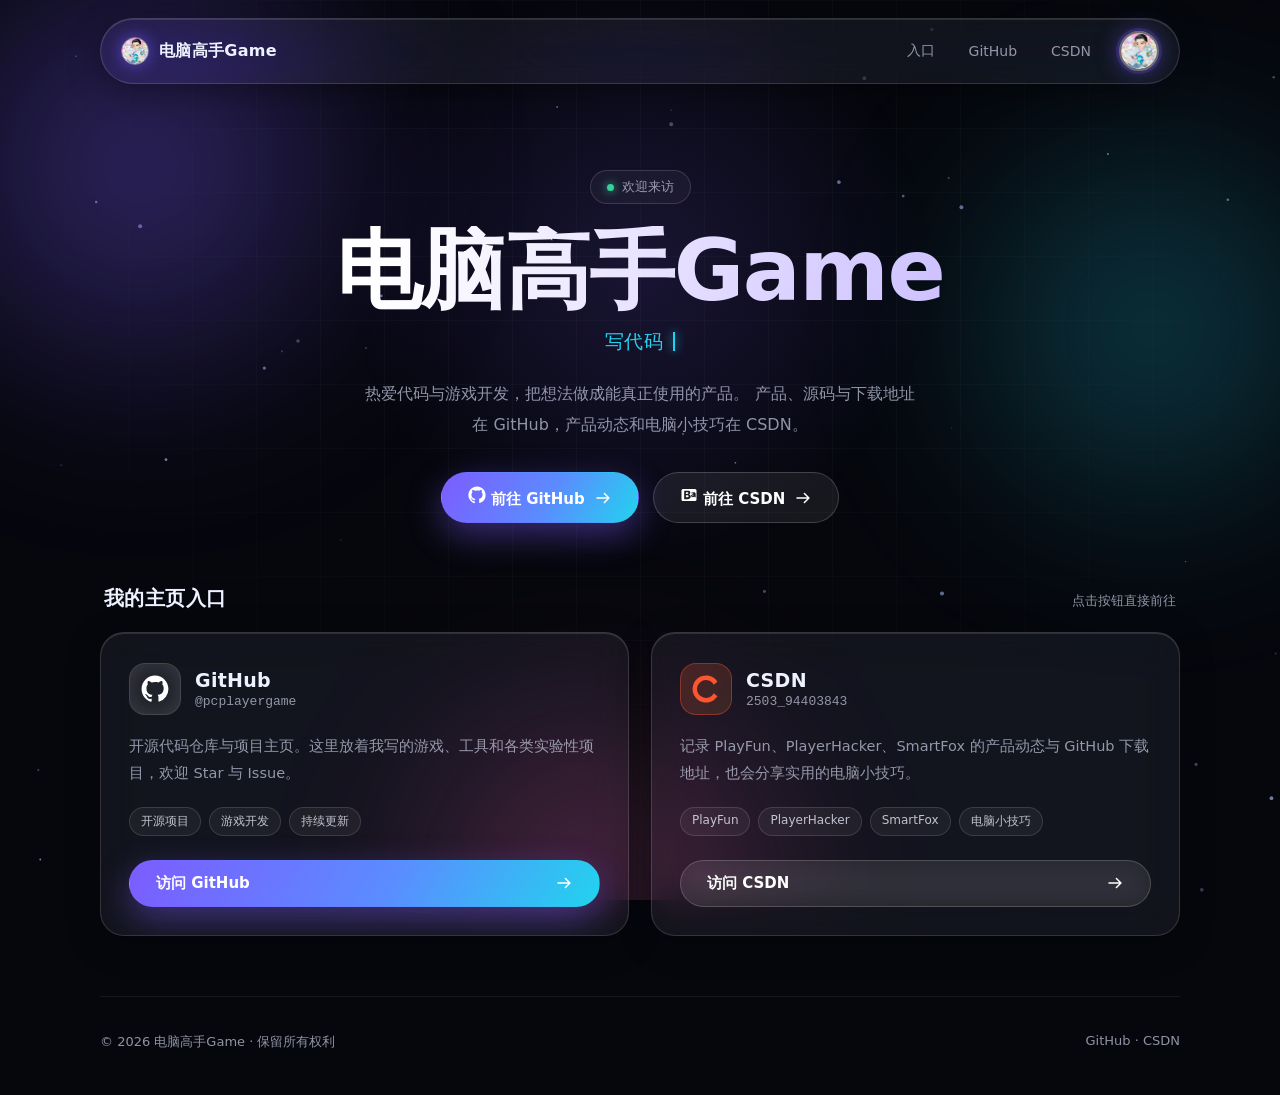
<file: index.html>
<!DOCTYPE html>
<html lang="zh-CN">
<head>
<meta charset="UTF-8" />
<meta name="viewport" content="width=device-width, initial-scale=1.0" />
<title>电脑高手Game · 个人主页</title>
<meta name="description" content="电脑高手Game 的个人主页 — GitHub 与 CSDN 入口" />
<link rel="icon" type="image/jpeg" href="assets/avatar.jpg" />
<style>
  :root {
    --bg: #06070d;
    --text: #eef1ff;
    --muted: rgba(226, 232, 255, 0.62);
    --line: rgba(255, 255, 255, 0.14);
    --glass: rgba(255, 255, 255, 0.055);
    --violet: #7c5cff;
    --cyan: #22d3ee;
    --pink: #f472b6;
    --radius: 24px;
  }

  * { box-sizing: border-box; margin: 0; padding: 0; }

  html { scroll-behavior: smooth; }

  body {
    min-height: 100vh;
    background: var(--bg);
    color: var(--text);
    font-family: "PingFang SC", "HarmonyOS Sans SC", "Microsoft YaHei", "Segoe UI", system-ui, sans-serif;
    overflow-x: hidden;
    -webkit-font-smoothing: antialiased;
  }

  /* ---------- 背景层 ---------- */
  #fx {
    position: fixed;
    inset: 0;
    width: 100%;
    height: 100%;
    z-index: 0;
    pointer-events: none;
  }

  .aurora {
    position: fixed;
    inset: 0;
    z-index: 0;
    overflow: hidden;
    pointer-events: none;
  }

  .blob {
    position: absolute;
    border-radius: 50%;
    filter: blur(90px);
    opacity: 0.55;
    will-change: transform;
  }

  .blob.b1 {
    width: 46vw; height: 46vw;
    left: -12vw; top: -10vw;
    background: radial-gradient(circle, rgba(124, 92, 255, 0.85), transparent 65%);
    animation: drift1 18s ease-in-out infinite;
  }

  .blob.b2 {
    width: 40vw; height: 40vw;
    right: -10vw; top: 8vh;
    background: radial-gradient(circle, rgba(34, 211, 238, 0.6), transparent 65%);
    animation: drift2 22s ease-in-out infinite;
  }

  .blob.b3 {
    width: 38vw; height: 38vw;
    left: 28vw; bottom: -18vw;
    background: radial-gradient(circle, rgba(244, 114, 182, 0.55), transparent 65%);
    animation: drift3 26s ease-in-out infinite;
  }

  @keyframes drift1 {
    0%, 100% { transform: translate3d(0, 0, 0) scale(1); }
    50%      { transform: translate3d(8vw, 6vh, 0) scale(1.12); }
  }
  @keyframes drift2 {
    0%, 100% { transform: translate3d(0, 0, 0) scale(1); }
    50%      { transform: translate3d(-7vw, 9vh, 0) scale(1.08); }
  }
  @keyframes drift3 {
    0%, 100% { transform: translate3d(0, 0, 0) scale(1); }
    50%      { transform: translate3d(6vw, -8vh, 0) scale(1.15); }
  }

  /* 鼠标跟随光斑 */
  .spotlight {
    position: fixed;
    inset: 0;
    z-index: 1;
    pointer-events: none;
    background: radial-gradient(
      420px circle at var(--mx, 50%) var(--my, 30%),
      rgba(124, 92, 255, 0.16),
      transparent 70%
    );
    transition: background 0.15s linear;
  }

  /* 细网格纹理 */
  body::before {
    content: "";
    position: fixed;
    inset: 0;
    z-index: 0;
    background-image:
      linear-gradient(rgba(255, 255, 255, 0.028) 1px, transparent 1px),
      linear-gradient(90deg, rgba(255, 255, 255, 0.028) 1px, transparent 1px);
    background-size: 64px 64px;
    mask-image: radial-gradient(ellipse at 50% 30%, #000 30%, transparent 78%);
    -webkit-mask-image: radial-gradient(ellipse at 50% 30%, #000 30%, transparent 78%);
    pointer-events: none;
  }

  /* ---------- 毛玻璃 ---------- */
  .glass {
    background: var(--glass);
    border: 1px solid var(--line);
    backdrop-filter: blur(20px) saturate(170%);
    -webkit-backdrop-filter: blur(20px) saturate(170%);
    box-shadow:
      0 8px 32px rgba(0, 0, 0, 0.35),
      inset 0 1px 0 rgba(255, 255, 255, 0.12);
  }

  /* ---------- 导航 ---------- */
  .nav {
    position: fixed;
    top: 18px;
    left: 50%;
    transform: translateX(-50%);
    z-index: 50;
    width: min(1080px, calc(100% - 32px));
    display: flex;
    align-items: center;
    justify-content: space-between;
    gap: 16px;
    padding: 12px 20px;
    border-radius: 999px;
    animation: dropIn 0.9s cubic-bezier(0.22, 1, 0.36, 1) both;
  }

  @keyframes dropIn {
    from { opacity: 0; transform: translate(-50%, -18px); }
    to   { opacity: 1; transform: translate(-50%, 0); }
  }

  .brand {
    display: flex;
    align-items: center;
    gap: 10px;
    font-weight: 700;
    letter-spacing: 0.3px;
  }

  .brand-dot {
    width: 28px; height: 28px;
    flex: 0 0 auto;
    border-radius: 50%;
    object-fit: cover;
    border: 1.5px solid rgba(255, 255, 255, 0.42);
    box-shadow: 0 0 15px rgba(124, 92, 255, 0.6);
    display: block;
  }

  .nav-links {
    display: flex;
    align-items: center;
    gap: 6px;
  }

  .nav-links a {
    color: var(--muted);
    text-decoration: none;
    font-size: 14px;
    padding: 8px 14px;
    border-radius: 999px;
    transition: color 0.25s, background 0.25s;
  }

  .nav-links a:hover {
    color: #fff;
    background: rgba(255, 255, 255, 0.08);
  }

  /* 右上角头像 */
  .nav-avatar {
    width: 40px;
    height: 40px;
    flex: 0 0 auto;
    margin-left: 8px;
    border-radius: 50%;
    object-fit: cover;
    border: 2px solid rgba(255, 255, 255, 0.38);
    box-shadow:
      0 0 0 3px rgba(124, 92, 255, 0.2),
      0 0 22px rgba(124, 92, 255, 0.5);
    transition: transform 0.35s cubic-bezier(0.22, 1, 0.36, 1), box-shadow 0.35s;
    animation: avatarFloat 5s ease-in-out infinite;
  }

  .nav-avatar:hover {
    transform: scale(1.09) rotate(4deg);
    box-shadow:
      0 0 0 3px rgba(34, 211, 238, 0.3),
      0 0 30px rgba(34, 211, 238, 0.6);
  }

  @keyframes avatarFloat {
    0%, 100% { translate: 0 0; }
    50%      { translate: 0 -3px; }
  }

  /* ---------- 主容器 ---------- */
  main {
    position: relative;
    z-index: 2;
    width: min(1080px, calc(100% - 40px));
    margin: 0 auto;
    padding: 150px 0 60px;
  }

  /* ---------- Hero ---------- */
  .hero {
    text-align: center;
    padding: 20px 0 54px;
  }

  .badge {
    display: inline-flex;
    align-items: center;
    gap: 8px;
    font-size: 13px;
    color: var(--muted);
    padding: 7px 16px;
    border-radius: 999px;
    border: 1px solid var(--line);
    background: rgba(255, 255, 255, 0.04);
    backdrop-filter: blur(12px);
    -webkit-backdrop-filter: blur(12px);
    animation: fadeUp 0.8s 0.1s cubic-bezier(0.22, 1, 0.36, 1) both;
  }

  .badge i {
    width: 7px; height: 7px;
    border-radius: 50%;
    background: #34d399;
    box-shadow: 0 0 10px #34d399;
    animation: pulse 2s ease-in-out infinite;
  }

  @keyframes pulse {
    0%, 100% { opacity: 1; transform: scale(1); }
    50%      { opacity: 0.45; transform: scale(0.82); }
  }

  .hero h1 {
    margin: 22px 0 14px;
    font-size: clamp(42px, 8vw, 86px);
    line-height: 1.04;
    letter-spacing: -1.5px;
    font-weight: 800;
    background: linear-gradient(100deg, #ffffff 12%, #b9a7ff 46%, #7fe8ff 78%, #ffffff 96%);
    background-size: 220% auto;
    -webkit-background-clip: text;
    background-clip: text;
    color: transparent;
    animation: fadeUp 0.9s 0.2s cubic-bezier(0.22, 1, 0.36, 1) both,
               sheen 8s linear infinite;
  }

  @keyframes sheen {
    to { background-position: 220% center; }
  }

  .typed-line {
    height: 30px;
    font-size: clamp(15px, 2.2vw, 19px);
    color: var(--cyan);
    font-weight: 500;
    letter-spacing: 0.5px;
    animation: fadeUp 0.9s 0.3s cubic-bezier(0.22, 1, 0.36, 1) both;
  }

  .caret {
    display: inline-block;
    width: 2px;
    height: 1.05em;
    margin-left: 3px;
    vertical-align: -0.16em;
    background: var(--cyan);
    box-shadow: 0 0 10px var(--cyan);
    animation: blink 1s steps(1) infinite;
  }

  @keyframes blink { 50% { opacity: 0; } }

  .lead {
    max-width: 560px;
    margin: 20px auto 0;
    font-size: 16px;
    line-height: 1.9;
    color: var(--muted);
    animation: fadeUp 0.9s 0.4s cubic-bezier(0.22, 1, 0.36, 1) both;
  }

  .hero-actions {
    display: flex;
    flex-wrap: wrap;
    justify-content: center;
    gap: 14px;
    margin-top: 32px;
    animation: fadeUp 0.9s 0.5s cubic-bezier(0.22, 1, 0.36, 1) both;
  }

  @keyframes fadeUp {
    from { opacity: 0; transform: translateY(22px); }
    to   { opacity: 1; transform: translateY(0); }
  }

  /* ---------- 按钮 ---------- */
  .btn {
    position: relative;
    display: inline-flex;
    align-items: center;
    gap: 9px;
    padding: 13px 26px;
    border-radius: 999px;
    font-size: 15px;
    font-weight: 600;
    text-decoration: none;
    color: #fff;
    border: 1px solid rgba(255, 255, 255, 0.18);
    background: rgba(255, 255, 255, 0.07);
    backdrop-filter: blur(14px);
    -webkit-backdrop-filter: blur(14px);
    overflow: hidden;
    transition: transform 0.28s cubic-bezier(0.22, 1, 0.36, 1),
                box-shadow 0.28s, border-color 0.28s, background 0.28s;
  }

  .btn::after {
    content: "";
    position: absolute;
    top: 0; left: -120%;
    width: 60%; height: 100%;
    background: linear-gradient(100deg, transparent, rgba(255, 255, 255, 0.42), transparent);
    transform: skewX(-18deg);
    transition: left 0.65s ease;
  }

  .btn:hover::after { left: 130%; }

  .btn:hover {
    transform: translateY(-3px);
    border-color: rgba(255, 255, 255, 0.4);
    background: rgba(255, 255, 255, 0.12);
  }

  .btn:active { transform: translateY(-1px) scale(0.985); }

  .btn:focus-visible {
    outline: 2px solid var(--cyan);
    outline-offset: 3px;
  }

  .btn-primary {
    background: linear-gradient(120deg, var(--violet), #5b8cff 55%, var(--cyan));
    border-color: transparent;
    box-shadow: 0 12px 34px rgba(124, 92, 255, 0.42);
  }

  .btn-primary:hover {
    background: linear-gradient(120deg, #8f74ff, #6f9bff 55%, #4fe3f7);
    box-shadow: 0 16px 44px rgba(124, 92, 255, 0.62);
    border-color: transparent;
  }

  .btn svg { width: 18px; height: 18px; fill: currentColor; }

  .btn .arrow {
    transition: transform 0.3s cubic-bezier(0.22, 1, 0.36, 1);
  }

  .btn:hover .arrow { transform: translateX(4px); }

  /* ---------- 链接卡片区 ---------- */
  .section-head {
    display: flex;
    align-items: baseline;
    justify-content: space-between;
    gap: 16px;
    margin: 8px 4px 20px;
  }

  .section-head h2 {
    font-size: 20px;
    font-weight: 700;
    letter-spacing: 0.4px;
  }

  .section-head span {
    font-size: 13px;
    color: var(--muted);
  }

  .links {
    display: grid;
    grid-template-columns: repeat(2, minmax(0, 1fr));
    gap: 22px;
  }

  .card {
    position: relative;
    padding: 30px 28px 28px;
    border-radius: var(--radius);
    overflow: hidden;
    transform-style: preserve-3d;
    transition: transform 0.5s cubic-bezier(0.22, 1, 0.36, 1),
                box-shadow 0.5s, border-color 0.4s;
    opacity: 0;
    translate: 0 30px;
  }

  .card.in {
    opacity: 1;
    translate: 0 0;
    transition: opacity 0.8s cubic-bezier(0.22, 1, 0.36, 1),
                translate 0.8s cubic-bezier(0.22, 1, 0.36, 1),
                transform 0.5s cubic-bezier(0.22, 1, 0.36, 1),
                box-shadow 0.5s, border-color 0.4s;
  }

  /* 卡片内跟随光晕 */
  .card::before {
    content: "";
    position: absolute;
    inset: 0;
    background: radial-gradient(
      260px circle at var(--cx, 50%) var(--cy, 0%),
      rgba(255, 255, 255, 0.14),
      transparent 72%
    );
    opacity: 0;
    transition: opacity 0.35s;
    pointer-events: none;
  }

  .card:hover::before { opacity: 1; }

  .card:hover {
    border-color: rgba(255, 255, 255, 0.3);
    box-shadow:
      0 24px 60px rgba(0, 0, 0, 0.5),
      0 0 0 1px rgba(124, 92, 255, 0.22),
      inset 0 1px 0 rgba(255, 255, 255, 0.16);
  }

  .card-top {
    display: flex;
    align-items: center;
    gap: 14px;
    transform: translateZ(28px);
  }

  .logo-box {
    width: 52px; height: 52px;
    flex: 0 0 52px;
    border-radius: 16px;
    display: grid;
    place-items: center;
    border: 1px solid rgba(255, 255, 255, 0.16);
    background: rgba(255, 255, 255, 0.06);
    transition: transform 0.4s cubic-bezier(0.22, 1, 0.36, 1), box-shadow 0.4s;
  }

  .card:hover .logo-box { transform: rotate(-6deg) scale(1.06); }

  .logo-box svg { width: 28px; height: 28px; }

  .logo-box.gh { color: #fff; box-shadow: 0 0 22px rgba(255, 255, 255, 0.12) inset; }
  .logo-box.gh svg { fill: currentColor; }

  .logo-box.cs {
    background: linear-gradient(135deg, rgba(252, 85, 49, 0.22), rgba(255, 158, 60, 0.12));
    border-color: rgba(252, 85, 49, 0.38);
    color: #fc5531;
  }

  .card h3 {
    font-size: 19px;
    font-weight: 700;
    letter-spacing: 0.3px;
  }

  .card .handle {
    font-size: 13px;
    color: var(--muted);
    margin-top: 3px;
    font-family: ui-monospace, "SFMono-Regular", Consolas, monospace;
  }

  .card p.desc {
    margin: 18px 0 20px;
    font-size: 14.5px;
    line-height: 1.85;
    color: var(--muted);
    transform: translateZ(18px);
  }

  .tags {
    display: flex;
    flex-wrap: wrap;
    gap: 8px;
    margin-bottom: 24px;
    transform: translateZ(18px);
  }

  .tag {
    font-size: 12px;
    padding: 5px 11px;
    border-radius: 999px;
    color: rgba(238, 241, 255, 0.78);
    border: 1px solid rgba(255, 255, 255, 0.13);
    background: rgba(255, 255, 255, 0.05);
  }

  .card .btn {
    width: 100%;
    justify-content: space-between;
    transform: translateZ(24px);
  }

  .card .btn .label { display: inline-flex; align-items: center; gap: 9px; }

  .card .btn:hover { transform: translateZ(24px) translateY(-3px); }
  .card .btn:active { transform: translateZ(24px) translateY(-1px) scale(0.985); }

  /* 卡片装饰光边 */
  .card .edge {
    position: absolute;
    inset: 0;
    border-radius: inherit;
    padding: 1px;
    background: linear-gradient(140deg, rgba(124, 92, 255, 0.55), transparent 38%, transparent 62%, rgba(34, 211, 238, 0.45));
    -webkit-mask: linear-gradient(#000 0 0) content-box, linear-gradient(#000 0 0);
    -webkit-mask-composite: xor;
    mask-composite: exclude;
    opacity: 0;
    transition: opacity 0.4s;
    pointer-events: none;
  }

  .card:hover .edge { opacity: 1; }

  /* ---------- 页脚 ---------- */
  footer {
    position: relative;
    z-index: 2;
    width: min(1080px, calc(100% - 40px));
    margin: 0 auto;
    padding: 36px 0 44px;
    display: flex;
    flex-wrap: wrap;
    justify-content: space-between;
    gap: 12px;
    font-size: 13px;
    color: var(--muted);
    border-top: 1px solid rgba(255, 255, 255, 0.07);
  }

  /* ---------- 响应式 ---------- */
  @media (max-width: 820px) {
    main { padding-top: 128px; }
    .links { grid-template-columns: 1fr; }
    .nav-links a { padding: 8px 10px; font-size: 13px; }
  }

  @media (max-width: 480px) {
    .brand span { display: none; }
    .hero-actions .btn { width: 100%; justify-content: center; }
    .card { padding: 24px 20px; }
  }

  @media (prefers-reduced-motion: reduce) {
    *, *::before, *::after {
      animation-duration: 0.001ms !important;
      animation-iteration-count: 1 !important;
      transition-duration: 0.001ms !important;
    }
  }
</style>
</head>
<body>

<canvas id="fx" aria-hidden="true"></canvas>

<div class="aurora" aria-hidden="true">
  <div class="blob b1"></div>
  <div class="blob b2"></div>
  <div class="blob b3"></div>
</div>

<div class="spotlight" aria-hidden="true"></div>

<header class="nav glass">
  <div class="brand">
    <img class="brand-dot" src="assets/avatar.jpg" alt="电脑高手Game 图标" />
    <span>电脑高手Game</span>
  </div>
  <nav class="nav-links">
    <a href="#links">入口</a>
    <a href="https://github.com/pcplayergame/" target="_blank" rel="noopener noreferrer">GitHub</a>
    <a href="https://blog.csdn.net/2503_94403843?spm=1000.2115.3001.5343" target="_blank" rel="noopener noreferrer">CSDN</a>
    <img class="nav-avatar" src="assets/avatar.jpg" alt="电脑高手Game 头像" />
  </nav>
</header>

<main>
  <section class="hero">
    <span class="badge"><i></i>欢迎来访</span>

    <h1>电脑高手Game</h1>

    <p class="typed-line"><span id="typed"></span><span class="caret" aria-hidden="true"></span></p>

    <p class="lead">
      热爱代码与游戏开发，把想法做成能真正使用的产品。
      产品、源码与下载地址在 GitHub，产品动态和电脑小技巧在 CSDN。
    </p>

    <div class="hero-actions">
      <a class="btn btn-primary" href="https://github.com/pcplayergame/" target="_blank" rel="noopener noreferrer">
        <span class="label">
          <svg viewBox="0 0 24 24" aria-hidden="true"><path d="M12 .5C5.73.5.5 5.73.5 12c0 5.08 3.29 9.39 7.86 10.91.58.11.79-.25.79-.56 0-.28-.01-1.02-.02-2-3.2.7-3.88-1.54-3.88-1.54-.53-1.34-1.29-1.7-1.29-1.7-1.05-.72.08-.71.08-.71 1.16.08 1.77 1.19 1.77 1.19 1.03 1.77 2.71 1.26 3.37.96.1-.75.4-1.26.73-1.55-2.55-.29-5.23-1.28-5.23-5.7 0-1.26.45-2.29 1.19-3.1-.12-.29-.52-1.46.11-3.05 0 0 .97-.31 3.18 1.18a11 11 0 0 1 2.9-.39c.98 0 1.97.13 2.9.39 2.2-1.49 3.17-1.18 3.17-1.18.63 1.59.23 2.76.12 3.05.74.81 1.18 1.84 1.18 3.1 0 4.43-2.69 5.41-5.25 5.69.41.35.78 1.05.78 2.12 0 1.53-.01 2.76-.01 3.14 0 .31.21.67.8.56A11.51 11.51 0 0 0 23.5 12C23.5 5.73 18.27.5 12 .5z"/></svg>
          前往 GitHub
        </span>
        <svg class="arrow" viewBox="0 0 24 24" aria-hidden="true"><path d="M13.2 5.2a1 1 0 0 1 1.4 0l6 6a1 1 0 0 1 0 1.4l-6 6a1 1 0 1 1-1.4-1.4l4.3-4.3H4a1 1 0 1 1 0-2h13.5l-4.3-4.3a1 1 0 0 1 0-1.4z"/></svg>
      </a>
      <a class="btn" href="https://blog.csdn.net/2503_94403843?spm=1000.2115.3001.5343" target="_blank" rel="noopener noreferrer">
        <span class="label">
          <svg viewBox="0 0 24 24" aria-hidden="true"><path d="M4 4h16a2 2 0 0 1 2 2v12a2 2 0 0 1-2 2H4a2 2 0 0 1-2-2V6a2 2 0 0 1 2-2zm1.6 2.4v11.2h4.1c2.9 0 4.6-1.3 4.6-3.4 0-1.5-.8-2.6-2.2-3 1-.4 1.6-1.3 1.6-2.5 0-1.9-1.4-2.3-3.7-2.3H5.6zm2.3 1.9h1.8c1 0 1.5.3 1.5 1.1 0 .8-.5 1.1-1.5 1.1H7.9V8.3zm0 4.1h1.9c1.1 0 1.7.4 1.7 1.3s-.6 1.3-1.7 1.3H7.9v-2.6zM17.2 8.2c-.9 0-1.6.3-2.2.9l1 1.2c.4-.4.7-.5 1.1-.5.5 0 .8.3.8.8v.4c-2 0-3.1.8-3.1 2.1 0 1.2.9 1.9 2.2 1.9.8 0 1.4-.3 1.9-.9l.4.8h1.6v-4.2c0-1.6-.9-2.5-2.7-2.5zm.7 4.5c0 .6-.4 1-.9 1-.4 0-.7-.2-.7-.6 0-.5.4-.8 1.6-.8v.4z"/></svg>
          前往 CSDN
        </span>
        <svg class="arrow" viewBox="0 0 24 24" aria-hidden="true"><path d="M13.2 5.2a1 1 0 0 1 1.4 0l6 6a1 1 0 0 1 0 1.4l-6 6a1 1 0 1 1-1.4-1.4l4.3-4.3H4a1 1 0 1 1 0-2h13.5l-4.3-4.3a1 1 0 0 1 0-1.4z"/></svg>
      </a>
    </div>
  </section>

  <div class="section-head" id="links">
    <h2>我的主页入口</h2>
    <span>点击按钮直接前往</span>
  </div>

  <section class="links">
    <!-- GitHub -->
    <article class="card glass">
      <span class="edge" aria-hidden="true"></span>
      <div class="card-top">
        <div class="logo-box gh">
          <svg viewBox="0 0 24 24" aria-hidden="true"><path d="M12 .5C5.73.5.5 5.73.5 12c0 5.08 3.29 9.39 7.86 10.91.58.11.79-.25.79-.56 0-.28-.01-1.02-.02-2-3.2.7-3.88-1.54-3.88-1.54-.53-1.34-1.29-1.7-1.29-1.7-1.05-.72.08-.71.08-.71 1.16.08 1.77 1.19 1.77 1.19 1.03 1.77 2.71 1.26 3.37.96.1-.75.4-1.26.73-1.55-2.55-.29-5.23-1.28-5.23-5.7 0-1.26.45-2.29 1.19-3.1-.12-.29-.52-1.46.11-3.05 0 0 .97-.31 3.18 1.18a11 11 0 0 1 2.9-.39c.98 0 1.97.13 2.9.39 2.2-1.49 3.17-1.18 3.17-1.18.63 1.59.23 2.76.12 3.05.74.81 1.18 1.84 1.18 3.1 0 4.43-2.69 5.41-5.25 5.69.41.35.78 1.05.78 2.12 0 1.53-.01 2.76-.01 3.14 0 .31.21.67.8.56A11.51 11.51 0 0 0 23.5 12C23.5 5.73 18.27.5 12 .5z"/></svg>
        </div>
        <div>
          <h3>GitHub</h3>
          <div class="handle">@pcplayergame</div>
        </div>
      </div>

      <p class="desc">
        开源代码仓库与项目主页。这里放着我写的游戏、工具和各类实验性项目，欢迎 Star 与 Issue。
      </p>

      <div class="tags">
        <span class="tag">开源项目</span>
        <span class="tag">游戏开发</span>
        <span class="tag">持续更新</span>
      </div>

      <a class="btn btn-primary" href="https://github.com/pcplayergame/" target="_blank" rel="noopener noreferrer">
        <span class="label">访问 GitHub</span>
        <svg class="arrow" viewBox="0 0 24 24" aria-hidden="true"><path d="M13.2 5.2a1 1 0 0 1 1.4 0l6 6a1 1 0 0 1 0 1.4l-6 6a1 1 0 1 1-1.4-1.4l4.3-4.3H4a1 1 0 1 1 0-2h13.5l-4.3-4.3a1 1 0 0 1 0-1.4z"/></svg>
      </a>
    </article>

    <!-- CSDN -->
    <article class="card glass">
      <span class="edge" aria-hidden="true"></span>
      <div class="card-top">
        <div class="logo-box cs">
          <svg viewBox="0 0 24 24" aria-hidden="true"><path d="M18.6 15.6A7.6 7.6 0 1 1 18.6 8.4l3.2-2.7A11.6 11.6 0 1 0 21.8 18.3l-3.2-2.7z" fill="currentColor"/></svg>
        </div>
        <div>
          <h3>CSDN</h3>
          <div class="handle">2503_94403843</div>
        </div>
      </div>

      <p class="desc">
        记录 PlayFun、PlayerHacker、SmartFox 的产品动态与 GitHub 下载地址，也会分享实用的电脑小技巧。
      </p>

      <div class="tags">
        <span class="tag">PlayFun</span>
        <span class="tag">PlayerHacker</span>
        <span class="tag">SmartFox</span>
        <span class="tag">电脑小技巧</span>
      </div>

      <a class="btn" href="https://blog.csdn.net/2503_94403843?spm=1000.2115.3001.5343" target="_blank" rel="noopener noreferrer">
        <span class="label">访问 CSDN</span>
        <svg class="arrow" viewBox="0 0 24 24" aria-hidden="true"><path d="M13.2 5.2a1 1 0 0 1 1.4 0l6 6a1 1 0 0 1 0 1.4l-6 6a1 1 0 1 1-1.4-1.4l4.3-4.3H4a1 1 0 1 1 0-2h13.5l-4.3-4.3a1 1 0 0 1 0-1.4z"/></svg>
      </a>
    </article>
  </section>
</main>

<footer>
  <span>© 2026 电脑高手Game · 保留所有权利</span>
  <span>GitHub · CSDN</span>
</footer>

<script>
(function () {
  "use strict";

  var reduceMotion = window.matchMedia("(prefers-reduced-motion: reduce)").matches;

  /* ---------- 光标光斑 ---------- */
  var root = document.documentElement;
  window.addEventListener("pointermove", function (e) {
    root.style.setProperty("--mx", e.clientX + "px");
    root.style.setProperty("--my", e.clientY + "px");
  }, { passive: true });

  /* ---------- 背景粒子 ---------- */
  var canvas = document.getElementById("fx");
  var ctx = canvas.getContext("2d");
  var dots = [];
  var W = 0, H = 0, DPR = Math.min(window.devicePixelRatio || 1, 2);

  function resize() {
    W = canvas.clientWidth;
    H = canvas.clientHeight;
    canvas.width = W * DPR;
    canvas.height = H * DPR;
    ctx.setTransform(DPR, 0, 0, DPR, 0, 0);

    var count = Math.min(90, Math.round((W * H) / 22000));
    dots = [];
    for (var i = 0; i < count; i++) {
      dots.push({
        x: Math.random() * W,
        y: Math.random() * H,
        r: Math.random() * 1.6 + 0.5,
        vx: (Math.random() - 0.5) * 0.22,
        vy: (Math.random() - 0.5) * 0.22,
        a: Math.random() * 0.45 + 0.2
      });
    }
  }

  function draw() {
    ctx.clearRect(0, 0, W, H);
    for (var i = 0; i < dots.length; i++) {
      var d = dots[i];
      d.x += d.vx;
      d.y += d.vy;
      if (d.x < -10) d.x = W + 10;
      if (d.x > W + 10) d.x = -10;
      if (d.y < -10) d.y = H + 10;
      if (d.y > H + 10) d.y = -10;

      ctx.beginPath();
      ctx.arc(d.x, d.y, d.r, 0, Math.PI * 2);
      ctx.fillStyle = "rgba(180, 200, 255," + d.a + ")";
      ctx.fill();
    }
    requestAnimationFrame(draw);
  }

  resize();
  window.addEventListener("resize", resize);
  if (!reduceMotion) requestAnimationFrame(draw);

  /* ---------- 卡片入场 ---------- */
  var cards = Array.prototype.slice.call(document.querySelectorAll(".card"));

  if ("IntersectionObserver" in window) {
    var io = new IntersectionObserver(function (entries) {
      entries.forEach(function (entry) {
        if (entry.isIntersecting) {
          entry.target.classList.add("in");
          io.unobserve(entry.target);
        }
      });
    }, { threshold: 0.18 });

    cards.forEach(function (card, i) {
      card.style.transitionDelay = (i * 0.09) + "s";
      io.observe(card);
    });
  } else {
    cards.forEach(function (c) { c.classList.add("in"); });
  }

  /* ---------- 卡片 3D 倾斜 + 内光晕 ---------- */
  if (!reduceMotion && window.matchMedia("(hover: hover)").matches) {
    cards.forEach(function (card) {
      card.addEventListener("pointermove", function (e) {
        var rect = card.getBoundingClientRect();
        var px = (e.clientX - rect.left) / rect.width;
        var py = (e.clientY - rect.top) / rect.height;

        card.style.setProperty("--cx", (px * 100) + "%");
        card.style.setProperty("--cy", (py * 100) + "%");
        card.style.transform =
          "perspective(900px) rotateX(" + ((0.5 - py) * 7).toFixed(2) + "deg) " +
          "rotateY(" + ((px - 0.5) * 9).toFixed(2) + "deg) " +
          "translateY(-4px)";
      });

      card.addEventListener("pointerleave", function () {
        card.style.transform = "";
      });
    });
  }

  /* ---------- 打字机副标题 ---------- */
  var typedEl = document.getElementById("typed");
  var phrases = [
    "写代码 · 做游戏 · 记笔记",
    "把想法变成能跑起来的东西",
    "开源 / 分享 / 持续学习"
  ];
  var pi = 0, ci = 0, deleting = false;

  function typeLoop() {
    var text = phrases[pi];
    if (!deleting) {
      ci++;
      typedEl.textContent = text.slice(0, ci);
      if (ci === text.length) {
        deleting = true;
        setTimeout(typeLoop, 1800);
        return;
      }
      setTimeout(typeLoop, 90);
    } else {
      ci--;
      typedEl.textContent = text.slice(0, ci);
      if (ci === 0) {
        deleting = false;
        pi = (pi + 1) % phrases.length;
        setTimeout(typeLoop, 320);
        return;
      }
      setTimeout(typeLoop, 40);
    }
  }

  if (reduceMotion) {
    typedEl.textContent = phrases[0];
  } else {
    setTimeout(typeLoop, 900);
  }
})();
</script>
</body>
</html>
</file>
